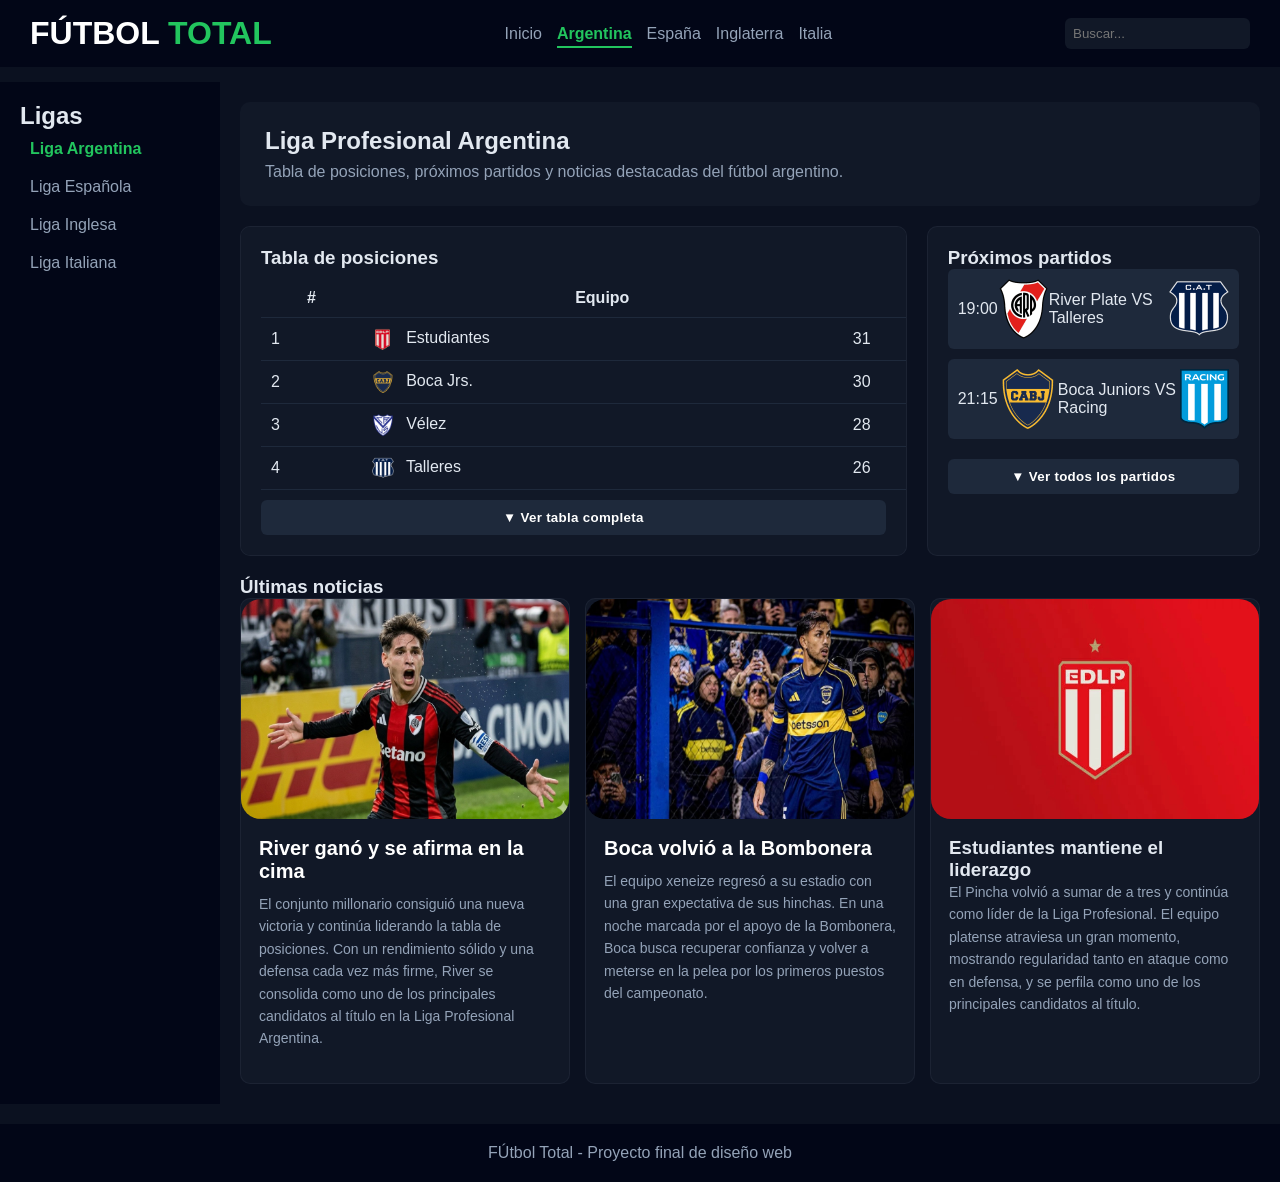
<file: pages/argentina.html>
<!DOCTYPE html>
<html lang="en">
<head>
  <meta charset="UTF-8">
  <meta name="viewport" content="width=device-width, initial-scale=1.0">
  <meta name="description" content="Información sobre la Liga Profesional Argentina: tabla de posiciones, próximos partidos y noticias destacadas.">
  <meta name="keywords" content="Liga Argentina, fútbol argentino, River Plate, Boca Juniors, Racing, Independiente">
  <title>Fútbol Total | Liga Argentina</title>
  <link rel="stylesheet" href="../css/style.css">
</head>

<body>

<header class="topbar">
  <h1>
    <span class="blanco">FÚTBOL</span> <span class="verde">TOTAL</span>
  </h1>

  <nav class="nav">
    <a href="../index.html">Inicio</a>
    <a href="argentina.html" class="active">Argentina</a>
    <a href="espana.html">España</a>
    <a href="inglaterra.html">Inglaterra</a>
    <a href="italia.html">Italia</a>
  </nav>

  <input type="text" placeholder="Buscar..." class="search" aria-label="Buscar contenido">
</header>

<div class="container">

  <aside class="sidebar">
    <h2>Ligas</h2>
    <ul>
      <li><a href="argentina.html" class="active">Liga Argentina</a></li>
      <li><a href="espana.html">Liga Española</a></li>
      <li><a href="inglaterra.html">Liga Inglesa</a></li>
      <li><a href="italia.html">Liga Italiana</a></li>
    </ul>
  </aside>

  <main class="main">
    <section class="hero-liga">
      <h2>Liga Profesional Argentina</h2>
      <p>Tabla de posiciones, próximos partidos y noticias destacadas del fútbol argentino.</p>
    </section>

    <div class="grid">
      <section class="tabla">
        <h3>Tabla de posiciones</h3>
          <table>
            <thead>
              <tr>
                <th>#</th>
                <th>Equipo</th>
                <th>PTS</th>
              </tr>
            </thead>
          
            <tbody>
              <tr><td>1</td><td><img src="../assets/img/estudiantes.png" class="team-logo" alt="Estudiantes"> Estudiantes</td><td>31</td></tr>
              <tr><td>2</td><td><img src="../assets/img/boca.png" class="team-logo" alt="Boca Juniors"> Boca Jrs.</td><td>30</td></tr>
              <tr><td>3</td><td><img src="../assets/img/velez.png" class="team-logo" alt="Vélez"> Vélez</td><td>28</td></tr>
              <tr><td>4</td><td><img src="../assets/img/talleres.png" class="team-logo" alt="Talleres"> Talleres</td><td>26</td></tr>
            </tbody>
          
            <tbody id="tabla-extra-argentina" class="hidden">
              <tr><td>5</td><td><img src="../assets/img/independiente.png" class="team-logo" alt="Independiente"> Independiente</td><td>24</td></tr>
              <tr><td>6</td><td><img src="../assets/img/lanus.png" class="team-logo" alt="Lanús"> Lanús</td><td>24</td></tr>
              <tr><td>7</td><td><img src="../assets/img/sanlorenzo.png" class="team-logo" alt="San Lorenzo"> San Lorenzo</td><td>22</td></tr>
              <tr><td>8</td><td><img src="../assets/img/union.png" class="team-logo" alt="Unión"> Unión</td><td>21</td></tr>
              <tr><td>9</td><td><img src="../assets/img/instituto.png" class="team-logo" alt="Instituto"> Instituto</td><td>21</td></tr>
              <tr><td>10</td><td><img src="../assets/img/defensa.png" class="team-logo" alt="Defensa y Justicia"> Defensa</td><td>19</td></tr>
              <tr><td>11</td><td><img src="../assets/img/gimnasia.png" class="team-logo" alt="Gimnasia"> Gimnasia (M)</td><td>19</td></tr>
              <tr><td>12</td><td><img src="../assets/img/platense.png" class="team-logo" alt="Platense"> Platense</td><td>16</td></tr>
              <tr><td>13</td><td><img src="../assets/img/centralcordoba.png" class="team-logo" alt="Central Córdoba"> Central Córdoba</td><td>16</td></tr>
              <tr><td>14</td><td><img src="../assets/img/newells.png" class="team-logo" alt="Newell's"> Newell's</td><td>15</td></tr>
              <tr><td>15</td><td><img src="../assets/img/riestra.png" class="team-logo" alt="Deportivo Riestra"> Riestra</td><td>11</td></tr>
            </tbody>
          </table>
          
          <button type="button" data-toggle="tabla-extra-argentina" data-text-open="Ver tabla completa" data-text-close="Ocultar tabla" aria-expanded="false">
            ▼ Ver tabla completa
          </button>

      </section>

      <section class="partidos">
        <h3>Próximos partidos</h3>

        <div class="match">
          <span>19:00</span>
          <img src="../assets/img/river.png"> River Plate  VS  Talleres <img src="../assets/img/talleres.png">
        </div>

        <div class="match">
          <span>21:15</span>
          <img src="../assets/img/boca.png"> Boca Juniors VS Racing <img src="../assets/img/racing.png">
        </div>
        <div>
          <div id="partidos-extra-argentina" class="hidden">
          <div class="match extra-match">
            <span>17:30</span>
            <img src="../assets/img/sanlorenzo.png"> San Lorenzo VS Estudiantes <img src="../assets/img/estudiantes.png">
          </div>
      
          <div class="match extra-match">
            <span>20:45</span>
            <img src="../assets/img/independiente.png"> Independiente VS Belgrano <img src="../assets/img/belgrano.png">
          </div>
        </div>
             
        <button type="button" data-toggle="partidos-extra-argentina" data-text-open="Ver todos los partidos" data-text-close="Ocultar partidos" aria-expanded="false">
          ▼ Ver todos los partidos
        </button>
      </section>
    </div>

    <section class="noticias">
      <h3>Últimas noticias</h3>
      <div class="cards">
        <article class="card">
          <img src="../assets/img/noticia-river.jpg" alt="Jugador de River celebrando un gol">
          <div class="card-content">
            <h4>River ganó y se afirma en la cima</h4>
            <p>
              El conjunto millonario consiguió una nueva victoria y continúa liderando la
              tabla de posiciones. Con un rendimiento sólido y una defensa cada vez más
              firme, River se consolida como uno de los principales candidatos al título
              en la Liga Profesional Argentina.
            </p>
        
          </div>
        </article>
    
        <article class="card">
          <img src="../assets/img/noticia-boca.jpg" alt="Leandro Paredes de Boca Juniors en La Bombonera">
          <div class="card-content">
            <h4>Boca volvió a la Bombonera</h4>
            <p>
              El equipo xeneize regresó a su estadio con una gran expectativa de sus hinchas.
              En una noche marcada por el apoyo de la Bombonera, Boca busca recuperar confianza
              y volver a meterse en la pelea por los primeros puestos del campeonato.
            </p>
          </div>
        </article>
    
        <article class="card">
          <img src="../assets/img/escudo-estudiantes-de-la-plata.jpg" alt="Escudo de Estudiantes">
          
          <div class="card-content">
            <h3>Estudiantes mantiene el liderazgo</h3>
            <p>
              El Pincha volvió a sumar de a tres y continúa como líder de la
              Liga Profesional. El equipo platense atraviesa un gran momento,
              mostrando regularidad tanto en ataque como en defensa, y se
              perfila como uno de los principales candidatos al título.
            </p>
          </div>
      </div>
    </section>
  </main>
</div>

<footer class="footer">
  <p>FÚtbol Total - Proyecto final de diseño web</p>
</footer>

<script src="../js/main.js"></script>
</body>
</html>
</file>
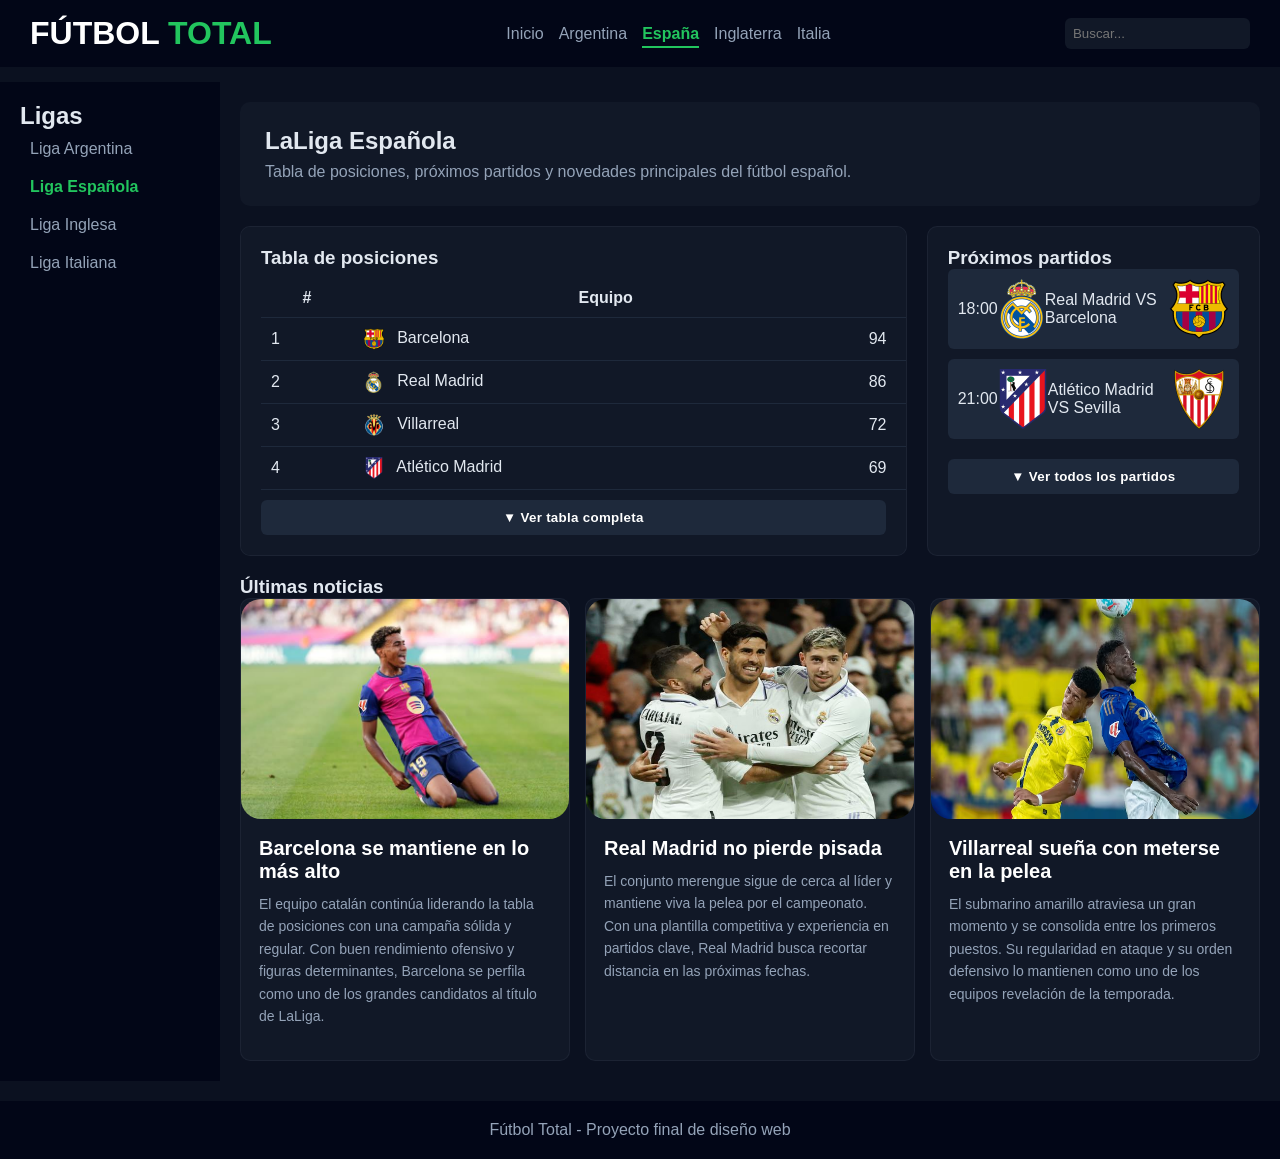
<file: pages/espana.html>
<!DOCTYPE html>
<html lang="en">
<head>
  <meta charset="UTF-8">
  <meta name="viewport" content="width=device-width, initial-scale=1.0">
  <meta name="description" content="Información sobre LaLiga de España: tabla de posiciones, próximos partidos y noticias destacadas.">
  <meta name="keywords" content="LaLiga, fútbol español, Real Madrid, Barcelona, Atlético Madrid, Sevilla">
  <title>Fútbol Total | Liga Española</title>
  <link rel="stylesheet" href="../css/style.css">
</head>

<body>

<header class="topbar">
  <h1><span class="blanco">FÚTBOL</span> <span class="verde">TOTAL</span></h1>

  <nav class="nav">
    <a href="../index.html">Inicio</a>
    <a href="argentina.html">Argentina</a>
    <a href="espana.html" class="active">España</a>
    <a href="inglaterra.html">Inglaterra</a>
    <a href="italia.html">Italia</a>
  </nav>

  <input type="text" placeholder="Buscar..." class="search" aria-label="Buscar contenido">
</header>

<div class="container">

  <aside class="sidebar">
    <h2>Ligas</h2>
    <ul>
      <li><a href="argentina.html">Liga Argentina</a></li>
      <li><a href="espana.html" class="active">Liga Española</a></li>
      <li><a href="inglaterra.html">Liga Inglesa</a></li>
      <li><a href="italia.html">Liga Italiana</a></li>
    </ul>
  </aside>

  <main class="main">

    <section class="hero-liga">
      <h2>LaLiga Española</h2>
      <p>Tabla de posiciones, próximos partidos y novedades principales del fútbol español.</p>
    </section>

    <div class="grid">

      <section class="tabla">
        <h3>Tabla de posiciones</h3>

        <table>
          <thead>
            <tr>
              <th>#</th>
              <th>Equipo</th>
              <th>PTS</th>
            </tr>
          </thead>

          <tbody>
            <tr>
              <td>1</td>
              <td><img src="../assets/img/barcelona.png" class="team-logo" alt="Barcelona"> Barcelona</td>
              <td>94</td>
            </tr>
            
            <tr>
              <td>2</td>
              <td><img src="../assets/img/real-madrid.png" class="team-logo" alt="Real Madrid"> Real Madrid</td>
              <td>86</td>
            </tr>
            
            <tr>
              <td>3</td>
              <td><img src="../assets/img/villlareal.png" class="team-logo" alt="Villarreal"> Villarreal</td>
              <td>72</td>
            </tr>
            
            <tr>
              <td>4</td>
              <td><img src="../assets/img/atletico-madrid.png" class="team-logo" alt="Atlético Madrid"> Atlético Madrid</td>
              <td>69</td>
            </tr>
          </tbody>

          <tbody id="tabla-extra-espana" class="hidden">

            <tr class="extra-row">
              <td>5</td>
              <td><img src="../assets/img/betis.png" class="team-logo" alt="Betis"> Betis</td>
              <td>60</td>
            </tr>
            
            <tr class="extra-row">
              <td>6</td>
              <td><img src="../assets/img/celta.png" class="team-logo" alt="Celta"> Celta</td>
              <td>54</td>
            </tr>
            
            <tr class="extra-row">
              <td>7</td>
              <td><img src="../assets/img/getafe.png" class="team-logo" alt="Getafe"> Getafe</td>
              <td>51</td>
            </tr>
            
            <tr class="extra-row">
              <td>8</td>
              <td><img src="../assets/img/rayo-vallecano.png" class="team-logo" alt="Rayo Vallecano"> Rayo Vallecano</td>
              <td>50</td>
            </tr>
            
            <tr class="extra-row">
              <td>9</td>
              <td><img src="../assets/img/valencia.png" class="team-logo" alt="Valencia"> Valencia</td>
              <td>49</td>
            </tr>
            
            <tr class="extra-row">
              <td>10</td>
              <td><img src="../assets/img/real-sociedad.png" class="team-logo" alt="Real Sociedad"> Real Sociedad</td>
              <td>46</td>
            </tr>
            
            <tr class="extra-row">
              <td>11</td>
              <td><img src="../assets/img/espanyol.png" class="team-logo" alt="Espanyol"> Espanyol</td>
              <td>46</td>
            </tr>
            
            <tr class="extra-row">
              <td>12</td>
              <td><img src="../assets/img/athletic-club.png" class="team-logo" alt="Athletic Club"> Athletic Club</td>
              <td>45</td>
            </tr>
            
            <tr class="extra-row">
              <td>13</td>
              <td><img src="../assets/img/sevilla.png" class="team-logo" alt="Sevilla"> Sevilla</td>
              <td>43</td>
            </tr>
            
            <tr class="extra-row">
              <td>14</td>
              <td><img src="../assets/img/alaves.png" class="team-logo" alt="Alavés"> Alavés</td>
              <td>43</td>
            </tr>
            
            <tr class="extra-row">
              <td>15</td>
              <td><img src="../assets/img/elche.png" class="team-logo" alt="Elche CF"> Elche CF</td>
              <td>43</td>
            </tr>
            
            <tr class="extra-row">
              <td>16</td>
              <td><img src="../assets/img/levante.png" class="team-logo" alt="Levante UD"> Levante UD</td>
              <td>42</td>
            </tr>
            
            <tr class="extra-row">
              <td>17</td>
              <td><img src="../assets/img/osasuna.png" class="team-logo" alt="Osasuna"> Osasuna</td>
              <td>42</td>
            </tr>
            
            <tr class="extra-row">
              <td>18</td>
              <td><img src="../assets/img/mallorca.png" class="team-logo" alt="Mallorca"> Mallorca</td>
              <td>42</td>
            </tr>
            
            <tr class="extra-row">
              <td>19</td>
              <td><img src="../assets/img/girona.png" class="team-logo" alt="Girona"> Girona</td>
              <td>41</td>
            </tr>
            
            <tr class="extra-row">
              <td>20</td>
              <td><img src="../assets/img/real-oviedo.png" class="team-logo" alt="Real Oviedo"> Real Oviedo</td>
              <td>29</td>
            </tr>
          </tbody>
        </table>

        <button type="button" data-toggle="tabla-extra-espana" data-text-open="Ver tabla completa" data-text-close="Ocultar tabla" aria-expanded="false">
          ▼ Ver tabla completa
        </button>
      </section>

      <section class="partidos">
        <h3>Próximos partidos</h3>

        <div class="match">
          <span>18:00</span>
          <img src="../assets/img/real-madrid.png" alt="Real Madrid">
          Real Madrid VS Barcelona
          <img src="../assets/img/barcelona.png" alt="Barcelona">
        </div>

        <div class="match">
          <span>21:00</span>
          <img src="../assets/img/atletico-madrid.png" alt="Atlético Madrid">
          Atlético Madrid VS Sevilla
          <img src="../assets/img/sevilla.png" alt="Sevilla">
        </div>
        
      
        <div id="partidos-extra-espana" class="hidden">
          <div class="match extra-match">
            <span>16:30</span>
            <img src="../assets/img/betis.png" alt="Betis">
            Betis VS Valencia
            <img src="../assets/img/valencia.png"  alt="Valencia">
          </div>

          <div class="match extra-match">
            <span>19:45</span>
            <img src="../assets/img/real-sociedad.png" alt="Real Sociedad">
            Real Sociedad VS Villarreal
            <img src="../assets/img/villlareal.png" alt="Villarreal">
          </div>
        </div>

        <button type="button" data-toggle="partidos-extra-espana" data-text-open="Ver todos los partidos" data-text-close="Ocultar partidos" aria-expanded="false">
          ▼ Ver todos los partidos
        </button>
      </section>
    </div>

    <section class="noticias">
      <h3>Últimas noticias</h3>
      <div class="cards">
        <article class="card">
          <img src="../assets/img/noticia-barcelona.jpg" alt="Jugador de Barcelona celebrando un gol">
          <div class="card-content">
            <h4>Barcelona se mantiene en lo más alto</h4>
            <p>
              El equipo catalán continúa liderando la tabla de posiciones con una campaña
              sólida y regular. Con buen rendimiento ofensivo y figuras determinantes,
              Barcelona se perfila como uno de los grandes candidatos al título de LaLiga.
            </p>
          </div>
        </article>
      
        <article class="card">
          <img src="../assets/img/noticia-real-madrid.jpg" alt="Jugadores de Real Madrid durante un partido">
          <div class="card-content">
            <h4>Real Madrid no pierde pisada</h4>
            <p>
              El conjunto merengue sigue de cerca al líder y mantiene viva la pelea por
              el campeonato. Con una plantilla competitiva y experiencia en partidos clave,
              Real Madrid busca recortar distancia en las próximas fechas.
            </p>
          </div>
        </article>
      
        <article class="card">
          <img src="../assets/img/noticia-villareal.jpg" alt="Jugador de Villarreal disputando la pelota">
          <div class="card-content">
            <h4>Villarreal sueña con meterse en la pelea</h4>
            <p>
              El submarino amarillo atraviesa un gran momento y se consolida entre los
              primeros puestos. Su regularidad en ataque y su orden defensivo lo mantienen
              como uno de los equipos revelación de la temporada.
            </p>
          </div>
        </article>
      </div>
    </section>
  </main>
</div>

<footer class="footer">
  <p>Fútbol Total - Proyecto final de diseño web</p>
</footer>

<script src="../js/main.js"></script>
</body>
</html>
</file>
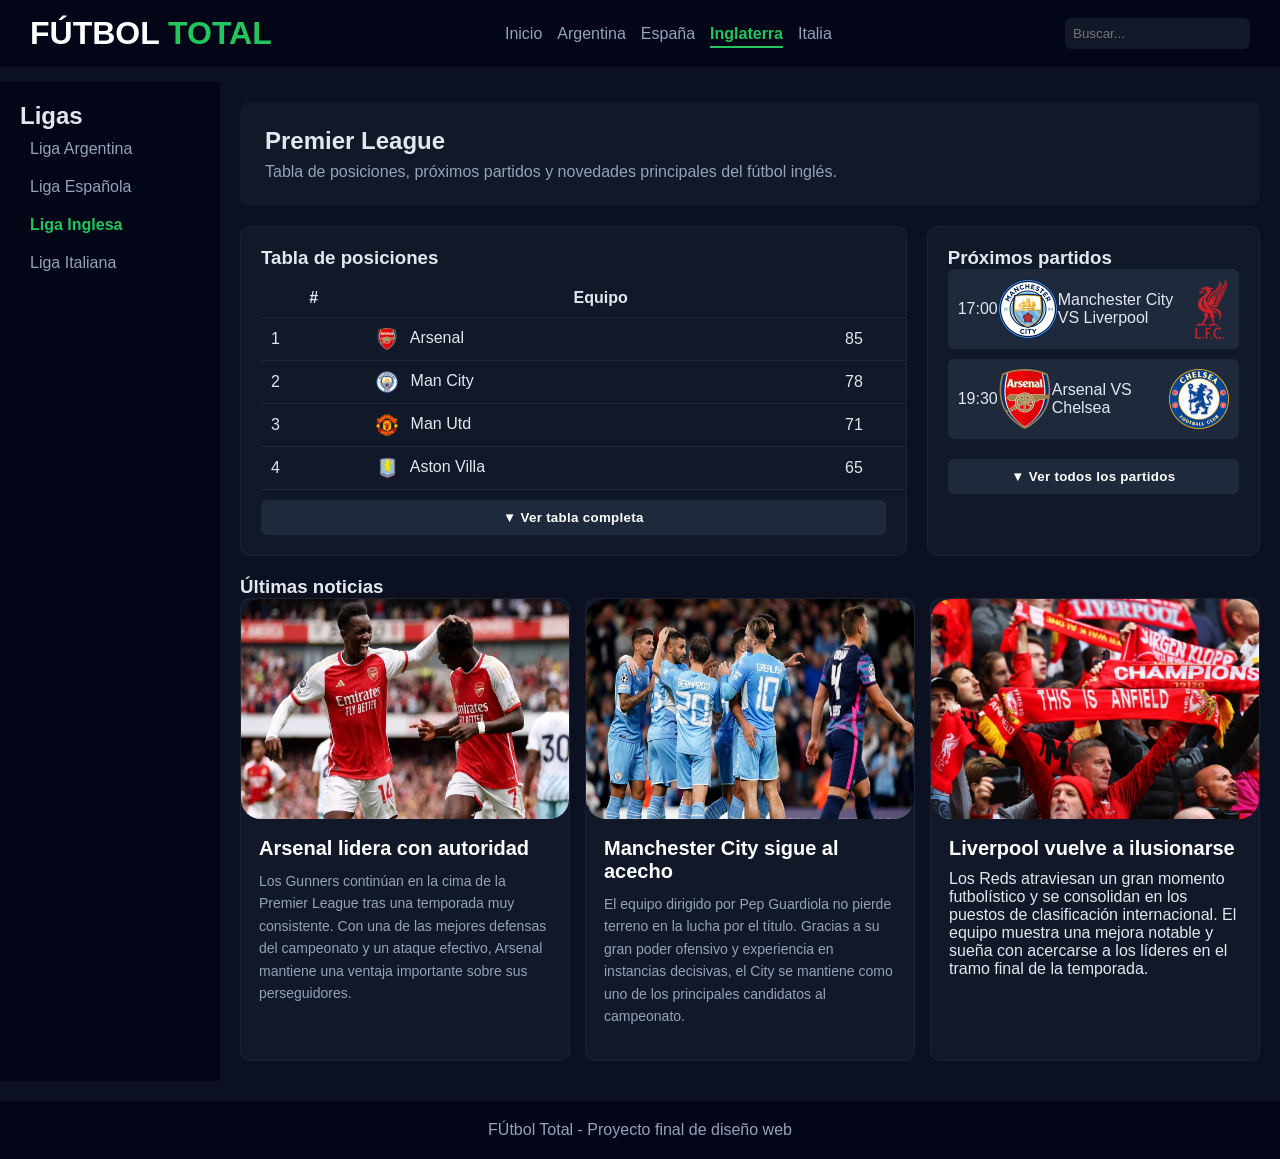
<file: pages/inglaterra.html>
<!DOCTYPE html>
<html lang="en">
<head>
  <meta charset="UTF-8">
  <meta name="viewport" content="width=device-width, initial-scale=1.0">
  <meta name="description" content="Información sobre la Premier League: tabla de posiciones, próximos partidos y noticias destacadas.">
  <meta name="keywords" content="Premier League, fútbol inglés, Manchester City, Liverpool, Arsenal, Chelsea">
  <title>FÚtbol Total | Liga Inglesa</title>
  <link rel="stylesheet" href="../css/style.css">
</head>

<body>

<header class="topbar">
  <h1>
    <span class="blanco">FÚTBOL</span> <span class="verde">TOTAL</span>
  </h1>

  <nav class="nav">
    <a href="../index.html">Inicio</a>
    <a href="argentina.html">Argentina</a>
    <a href="espana.html">España</a>
    <a href="inglaterra.html" class="active">Inglaterra</a>
    <a href="italia.html">Italia</a>
  </nav>

  <input type="text" placeholder="Buscar..." class="search" aria-label="Buscar contenido">
</header>

<div class="container">

  <aside class="sidebar">
    <h2>Ligas</h2>

    <ul>
      <li><a href="argentina.html">Liga Argentina</a></li>
      <li><a href="espana.html">Liga Española</a></li>
      <li><a href="inglaterra.html" class="active">Liga Inglesa</a></li>
      <li><a href="italia.html">Liga Italiana</a></li>
    </ul>
  </aside>

  <main class="main">

    <section class="hero-liga">
      <h2>Premier League</h2>
      <p>Tabla de posiciones, próximos partidos y novedades principales del fútbol inglés.</p>
    </section>

    <div class="grid">
      <section class="tabla">
        <h3>Tabla de posiciones</h3>

        <table>
          <thead>
            <tr>
              <th>#</th>
              <th>Equipo</th>
              <th>PTS</th>
            </tr>
          </thead>

          <tbody>
            <tr><td>1</td><td><img src="../assets/img/arsenal.png" class="team-logo" alt="Arsenal"> Arsenal</td><td>85</td></tr>
            <tr><td>2</td><td><img src="../assets/img/man-city.png" class="team-logo" alt="Manchester City"> Man City</td><td>78</td></tr>
            <tr><td>3</td><td><img src="../assets/img/man-united.png" class="team-logo" alt="Manchester United"> Man Utd</td><td>71</td></tr>
            <tr><td>4</td><td><img src="../assets/img/aston-villa.png" class="team-logo" alt="Aston Villa"> Aston Villa</td><td>65</td></tr>
          </tbody>

          <tbody id="tabla-extra-inglaterra" class="hidden">

            <tr class="extra-row">
              <td>5</td>
              <td><img src="../assets/img/liverpool.png" class="team-logo" alt="Liverpool"> Liverpool</td>
              <td>60</td>
            </tr>
            
            <tr class="extra-row">
              <td>6</td>
              <td><img src="../assets/img/bournemouth.png" class="team-logo" alt="Bournemouth"> Bournemouth</td>
              <td>57</td>
            </tr>
            
            <tr class="extra-row">
              <td>7</td>
              <td><img src="../assets/img/sunderland.png" class="team-logo" alt="Sunderland"> Sunderland</td>
              <td>54</td>
            </tr>
            
            <tr class="extra-row">
              <td>8</td>
              <td><img src="../assets/img/brighton.png" class="team-logo" alt="Brighton"> Brighton</td>
              <td>53</td>
            </tr>
            
            <tr class="extra-row">
              <td>9</td>
              <td><img src="../assets/img/brentford.png" class="team-logo" alt="Brentford"> Brentford</td>
              <td>53</td>
            </tr>
            
            <tr class="extra-row">
              <td>10</td>
              <td><img src="../assets/img/chelsea.png" class="team-logo" alt="Chelsea"> Chelsea</td>
              <td>52</td>
            </tr>
            
            <tr class="extra-row">
              <td>11</td>
              <td><img src="../assets/img/fulham.png" class="team-logo" alt="Fulham"> Fulham</td>
              <td>52</td>
            </tr>
            
            <tr class="extra-row">
              <td>12</td>
              <td><img src="../assets/img/newcastle.png" class="team-logo" alt="Newcastle United"> Newcastle Utd</td>
              <td>49</td>
            </tr>
            
            <tr class="extra-row">
              <td>13</td>
              <td><img src="../assets/img/everton.png" class="team-logo" alt="Everton"> Everton</td>
              <td>49</td>
            </tr>
            
            <tr class="extra-row">
              <td>14</td>
              <td><img src="../assets/img/leeds.png" class="team-logo" alt="Leeds United"> Leeds</td>
              <td>47</td>
            </tr>
            
            <tr class="extra-row">
              <td>15</td>
              <td><img src="../assets/img/crystal-palace.png" class="team-logo" alt="Crystal Palace"> Palace</td>
              <td>45</td>
            </tr>
            
            <tr class="extra-row">
              <td>16</td>
              <td><img src="../assets/img/nottingham-forest.png" class="team-logo" alt="Nottingham Forest"> Forest</td>
              <td>44</td>
            </tr>
            
            <tr class="extra-row">
              <td>17</td>
              <td><img src="../assets/img/tottenham.png" class="team-logo" alt="Tottenham"> Tottenham</td>
              <td>41</td>
            </tr>
            
            <tr class="extra-row">
              <td>18</td>
              <td><img src="../assets/img/west-ham.png" class="team-logo" alt="West Ham"> West Ham</td>
              <td>39</td>
            </tr>
            
            <tr class="extra-row">
              <td>19</td>
              <td><img src="../assets/img/burnley.png" class="team-logo" alt="Burnley"> Burnley</td>
              <td>22</td>
            </tr>
            
            <tr class="extra-row">
              <td>20</td>
              <td><img src="../assets/img/wolves.png" class="team-logo" alt="Wolverhampton"> Wolves</td>
              <td>20</td>
            </tr>
            
            </tbody>
        </table>

        <button type="button"
          data-toggle="tabla-extra-inglaterra"
          data-text-open="Ver tabla completa"
          data-text-close="Ocultar tabla"
          aria-expanded="false">
          ▼ Ver tabla completa
        </button>
      </section>

      <section class="partidos">
        <h3>Próximos partidos</h3>

        <div class="match">
          <span>17:00</span>
          <img src="../assets/img/man-city.png" class="team-logo-match" alt="Manchester City">
          <span>Manchester City VS Liverpool</span>
          <img src="../assets/img/liverpool.png" class="team-logo-match" alt="Liverpool">
        </div>
        
        <div class="match">
          <span>19:30</span>
          <img src="../assets/img/arsenal.png" class="team-logo-match" alt="Arsenal">
          <span>Arsenal VS Chelsea</span>
          <img src="../assets/img/chelsea.png" class="team-logo-match" alt="Chelsea">
        </div>
        
        <div id="partidos-extra-inglaterra" class="hidden">
        
          <div class="match">
            <span>16:00</span>
            <img src="../assets/img/tottenham.png" class="team-logo-match" alt="Tottenham">
            <span>Tottenham VS Newcastle Utd</span>
            <img src="../assets/img/newcastle.png" class="team-logo-match" alt="Newcastle United">
          </div>
        
          <div class="match">
            <span>20:15</span>
            <img src="../assets/img/man-united.png" class="team-logo-match" alt="Manchester United">
            <span>Manchester United VS Aston Villa</span>
            <img src="../assets/img/aston-villa.png" class="team-logo-match" alt="Aston Villa">
          </div>
        </div>

        <button type="button"
          data-toggle="partidos-extra-inglaterra"
          data-text-open="Ver todos los partidos"
          data-text-close="Ocultar partidos"
          aria-expanded="false">
          ▼ Ver todos los partidos
        </button>
      </section>
    </div>

    <section class="noticias">
      <h3>Últimas noticias</h3>
      <div class="cards">
        <article class="card">
          <img src="../assets/img/noticia-arsenal.jpg" alt="Jugadores de Arsenal celebrando un gol">
          <div class="card-content">
            <h4>Arsenal lidera con autoridad</h4>
            <p>
              Los Gunners continúan en la cima de la Premier League tras una temporada
              muy consistente. Con una de las mejores defensas del campeonato y un ataque
              efectivo, Arsenal mantiene una ventaja importante sobre sus perseguidores.
            </p>
          </div>
        </article>
      
        <article class="card">
          <img src="../assets/img/noticia-man-city.jpg" alt="Manchester City durante un partido">
          <div class="card-content">
            <h4>Manchester City sigue al acecho</h4>
            <p>
              El equipo dirigido por Pep Guardiola no pierde terreno en la lucha por el
              título. Gracias a su gran poder ofensivo y experiencia en instancias decisivas,
              el City se mantiene como uno de los principales candidatos al campeonato.
            </p>
          </div>
        </article>
      
        <article class="card">
          <img src="../assets/img/noticia-liverpool.jpg" alt="Hinchas de Liverpool alentando al equipo">
          <div class="card-content">
            <h4>Liverpool vuelve a ilusionarse</h4>
              Los Reds atraviesan un gran momento futbolístico y se consolidan en los puestos
              de clasificación internacional. El equipo muestra una mejora notable y sueña
              con acercarse a los líderes en el tramo final de la temporada.
            </p>
          </div>
        </article>
      </div>
    </section>
  </main>
</div>

<footer class="footer">
  <p>FÚtbol Total - Proyecto final de diseño web</p>
</footer>

<script src="../js/main.js"></script>
</body>
</html>
</file>
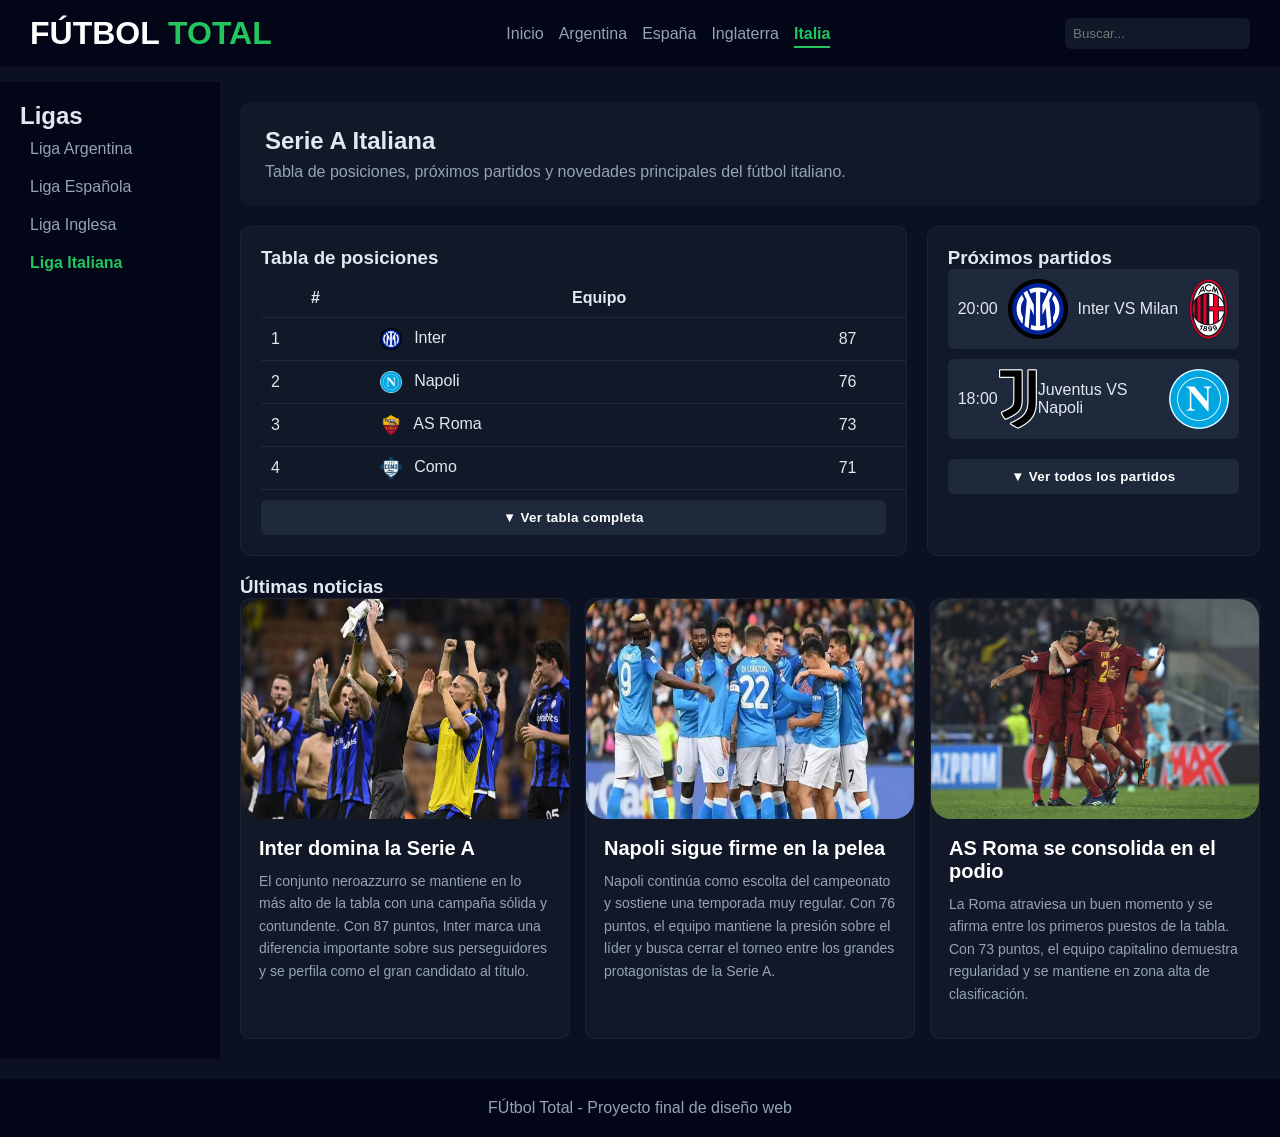
<file: pages/italia.html>
<!DOCTYPE html>
<html lang="en">
<head>
  <meta charset="UTF-8">
  <meta name="viewport" content="width=device-width, initial-scale=1.0">
  <meta name="description" content="Información sobre la Serie A de Italia: tabla de posiciones, próximos partidos y noticias destacadas.">
  <meta name="keywords" content="Serie A, fútbol italiano, Inter, Juventus, Milan, Napoli">
  <title>FÚtbol Total | Liga Italiana</title>
  <link rel="stylesheet" href="../css/style.css">
</head>

<body>

<header class="topbar">
  <h1><span class="blanco">FÚTBOL</span> <span class="verde">TOTAL</span></h1>

  <nav class="nav">
    <a href="../index.html">Inicio</a>
    <a href="argentina.html">Argentina</a>
    <a href="espana.html">España</a>
    <a href="inglaterra.html">Inglaterra</a>
    <a href="italia.html" class="active">Italia</a>
  </nav>

  <input type="text" placeholder="Buscar..." class="search" aria-label="Buscar contenido">
</header>

<div class="container">

  <aside class="sidebar">
    <h2>Ligas</h2>

    <ul>
      <li><a href="argentina.html">Liga Argentina</a></li>
      <li><a href="espana.html">Liga Española</a></li>
      <li><a href="inglaterra.html">Liga Inglesa</a></li>
      <li><a href="italia.html" class="active">Liga Italiana</a></li>
    </ul>
  </aside>

  <main class="main">

    <section class="hero-liga">
      <h2>Serie A Italiana</h2>
      <p>Tabla de posiciones, próximos partidos y novedades principales del fútbol italiano.</p>
    </section>

    <div class="grid">
      <section class="tabla">
        <h3>Tabla de posiciones</h3>

        <table>
          <thead>
            <tr>
              <th>#</th>
              <th>Equipo</th>
              <th>PTS</th>
            </tr>
          </thead>

          <tbody>
            <tr><td>1</td><td><img src="../assets/img/inter.png" class="team-logo" alt="Inter"> Inter</td><td>87</td></tr>
            <tr><td>2</td><td><img src="../assets/img/napoli.png" class="team-logo" alt="Napoli"> Napoli</td><td>76</td></tr>
            <tr><td>3</td><td><img src="../assets/img/roma.png" class="team-logo" alt="AS Roma"> AS Roma</td><td>73</td></tr>
            <tr><td>4</td><td><img src="../assets/img/como.png" class="team-logo" alt="Como"> Como</td><td>71</td></tr>
          </tbody>

          <tbody id="tabla-extra-italia" class="hidden">

            <tr class="extra-row">
              <td>5</td>
              <td><img src="../assets/img/milan.png" class="team-logo" alt="AC Milan"> AC Milan</td>
              <td>70</td>
            </tr>
            
            <tr class="extra-row">
              <td>6</td>
              <td><img src="../assets/img/juventus.png" class="team-logo" alt="Juventus"> Juventus</td>
              <td>69</td>
            </tr>
            
            <tr class="extra-row">
              <td>7</td>
              <td><img src="../assets/img/atalanta.png" class="team-logo" alt="Atalanta"> Atalanta</td>
              <td>59</td>
            </tr>
            
            <tr class="extra-row">
              <td>8</td>
              <td><img src="../assets/img/bologna.png" class="team-logo" alt="Bologna"> Bologna</td>
              <td>56</td>
            </tr>
            
            <tr class="extra-row">
              <td>9</td>
              <td><img src="../assets/img/lazio.png" class="team-logo" alt="Lazio"> Lazio</td>
              <td>54</td>
            </tr>
            
            <tr class="extra-row">
              <td>10</td>
              <td><img src="../assets/img/udinese.png" class="team-logo" alt="Udinese"> Udinese</td>
              <td>50</td>
            </tr>
            
            <tr class="extra-row">
              <td>11</td>
              <td><img src="../assets/img/sassuolo.png" class="team-logo" alt="Sassuolo"> Sassuolo</td>
              <td>49</td>
            </tr>
            
            <tr class="extra-row">
              <td>12</td>
              <td><img src="../assets/img/torino.png" class="team-logo" alt="Torino"> Torino</td>
              <td>45</td>
            </tr>
            
            <tr class="extra-row">
              <td>13</td>
              <td><img src="../assets/img/parma.png" class="team-logo" alt="Parma"> Parma</td>
              <td>45</td>
            </tr>
            
            <tr class="extra-row">
              <td>14</td>
              <td><img src="../assets/img/cagliari.png" class="team-logo" alt="Cagliari"> Cagliari</td>
              <td>43</td>
            </tr>
            
            <tr class="extra-row">
              <td>15</td>
              <td><img src="../assets/img/fiorentina.png" class="team-logo" alt="Fiorentina"> Fiorentina</td>
              <td>42</td>
            </tr>
            
            <tr class="extra-row">
              <td>16</td>
              <td><img src="../assets/img/genoa.png" class="team-logo" alt="Genoa"> Genoa</td>
              <td>41</td>
            </tr>
            
            <tr class="extra-row">
              <td>17</td>
              <td><img src="../assets/img/lecce.png" class="team-logo" alt="Lecce"> Lecce</td>
              <td>38</td>
            </tr>
            
            <tr class="extra-row">
              <td>18</td>
              <td><img src="../assets/img/cremonese.png" class="team-logo" alt="Cremonese"> Cremonese</td>
              <td>34</td>
            </tr>
            
            <tr class="extra-row">
              <td>19</td>
              <td><img src="../assets/img/verona.png" class="team-logo" alt="Hellas Verona"> Hellas Verona</td>
              <td>21</td>
            </tr>
            
            <tr class="extra-row">
              <td>20</td>
              <td><img src="../assets/img/pisa.png" class="team-logo" alt="Pisa"> Pisa</td>
              <td>18</td>
            </tr>
          </tbody>
        </table>

        <button type="button"
          data-toggle="tabla-extra-italia"
          data-text-open="Ver tabla completa"
          data-text-close="Ocultar tabla"
          aria-expanded="false">
          ▼ Ver tabla completa
        </button>
      </section>

      <section class="partidos">
        <h3>Próximos partidos</h3>

        <div class="match">
          <span>20:00</span>
          <img src="../assets/img/inter.png" class="team-logo-match" alt="Inter">
          <span>Inter VS Milan</span>
          <img src="../assets/img/milan.png" class="team-logo-match" alt="AC Milan">
        </div>
        
        <div class="match">
          <span>18:00</span>
          <img src="../assets/img/juventus.png" class="team-logo-match" alt="Juventus">
          <span>Juventus VS Napoli</span>
          <img src="../assets/img/napoli.png" class="team-logo-match" alt="Napoli">
        </div>
        
        <div id="partidos-extra-italia" class="hidden">
          <div class="match">
            <span>17:00</span>
            <img src="../assets/img/roma.png" class="team-logo-match" alt="Roma">
            <span>Roma VS Lazio</span>
            <img src="../assets/img/lazio.png" class="team-logo-match" alt="Lazio">
          </div>
        
          <div class="match">
            <span>21:00</span>
            <img src="../assets/img/fiorentina.png" class="team-logo-match" alt="Fiorentina">
            <span>Fiorentina VS Atalanta</span>
            <img src="../assets/img/atalanta.png" class="team-logo-match" alt="Atalanta">
          </div>
        </div>

        <button type="button"
          data-toggle="partidos-extra-italia"
          data-text-open="Ver todos los partidos"
          data-text-close="Ocultar partidos"
          aria-expanded="false">
          ▼ Ver todos los partidos
        </button>
      </section>
    </div>

    <section class="noticias">
      <h3>Últimas noticias</h3>

      <div class="cards">
        <article class="card">
          <img src="../assets/img/noticia-inter.jpg" alt="Jugadores del Inter celebrando un triunfo">
          <div class="card-content">
            <h4>Inter domina la Serie A</h4>
            <p>
              El conjunto neroazzurro se mantiene en lo más alto de la tabla con una campaña
              sólida y contundente. Con 87 puntos, Inter marca una diferencia importante sobre
              sus perseguidores y se perfila como el gran candidato al título.
            </p>
          </div>
        </article>
      
        <article class="card">
          <img src="../assets/img/noticia-napoli.jpg" alt="Jugadores del Napoli durante un partido">
          <div class="card-content">
            <h4>Napoli sigue firme en la pelea</h4>
            <p>
              Napoli continúa como escolta del campeonato y sostiene una temporada muy regular.
              Con 76 puntos, el equipo mantiene la presión sobre el líder y busca cerrar el torneo
              entre los grandes protagonistas de la Serie A.
            </p>
          </div>
        </article>
      
        <article class="card">
          <img src="../assets/img/noticia-roma.jpg" alt="Jugadores de AS Roma festejando">
          <div class="card-content">
            <h4>AS Roma se consolida en el podio</h4>
            <p>
              La Roma atraviesa un buen momento y se afirma entre los primeros puestos de la tabla.
              Con 73 puntos, el equipo capitalino demuestra regularidad y se mantiene en zona alta
              de clasificación.
            </p>
          </div>
        </article>
      </div>
    </section>
  </main>
</div>

<footer class="footer">
  <p>FÚtbol Total - Proyecto final de diseño web</p>
</footer>

<script src="../js/main.js"></script>
</body>
</html>
</file>
<file: css/style.css>
* {
  margin: 0;
  padding: 0;
  box-sizing: border-box;
}

html,
body {

  width: 100%;
}

body {
  background-color: #0b1120;
  font-family: Arial, sans-serif;
  color: #e2e8f0;
  min-height: 100vh;
  display: flex;
  flex-direction: column;
}

/* LAYOUT */
.container {
  display: flex;
  flex: 1;
  min-height: calc(100vh - 150px);
}

.main {
  flex: 1;
  padding: 20px;
  display: flex;
  flex-direction: column;
  min-height: 720px;
}

.grid {
  display: grid;
  grid-template-columns: 2fr 1fr;
  gap: 20px;
  align-items: stretch;
}

.section-title,
.hero-liga {
  background: #111827;
  padding: 25px;
  border-radius: 10px;
  margin-bottom: 20px;
}

.section-title p,
.hero-liga p {
  color: #94a3b8;
  margin-top: 8px;
}

/* HEADER */
.header,
.topbar {
  display: flex;
  align-items: center;
  justify-content: space-between;
  background-color: #020617;
  padding: 15px 30px;
  margin-bottom: 15px;
}

.header h1,
.topbar h1 {
  color: #ffffff;
}

.header .nav,
.topbar .nav {
  display: flex;
  gap: 15px;
  flex-wrap: wrap;
}

.header .nav a,
.topbar .nav a {
  position: relative;
  color: #94a3b8;
  text-decoration: none;
  transition: 0.3s ease;
}

.header .nav a:hover,
.topbar .nav a:hover,
.header .nav a.active,
.topbar .nav a.active {
  color: #22c55e;
  font-weight: 700;
}

.header .nav a::after,
.topbar .nav a::after {
  content: "";
  position: absolute;
  left: 0;
  bottom: -5px;
  width: 0;
  height: 2px;
  background: #22c55e;
  transition: 0.3s ease;
}

.header .nav a:hover::after,
.header .nav a.active::after,
.topbar .nav a:hover::after,
.topbar .nav a.active::after {
  width: 100%;
}

.verde {
  color: #22c55e;
}

.blanco {
  color: #ffffff;
}

.search {
  background: #111827;
  border: none;
  padding: 8px;
  color: #ffffff;
  border-radius: 6px;
}

.search:focus {
  outline: 2px solid #22c55e;
}

/* SIDEBAR */
.aside,
.sidebar {
  width: 220px;
  background: #020617;
  padding: 20px;
}

.aside ul,
.sidebar ul {
  list-style: none;
}

.aside li,
.sidebar li {
  padding: 10px;
  color: #94a3b8;
  cursor: pointer;
}

.aside li:hover,
.aside li.active{
  background: #1e293b;
  color: #22c55e;
  border-radius: 6px;
}

.aside a,
.sidebar a {
  color: inherit;
  text-decoration: none;
  display: block;
}

.aside a:hover,
.aside a.active,
.sidebar a:hover,
.sidebar a.active {
  color: #22c55e;
  font-weight: 700;
}

/* CARDS DE PARTIDOS */
.card-partido {
  background: #111827;
  padding: 20px;
  border-radius: 10px;
  transition: 0.3s ease;
  min-height: 110px;
  margin-bottom: 12px;
  display: grid;
  grid-template-columns: 80px 1fr 180px;
  align-items: center;
  gap: 10px;
  border: 1px solid rgba(148, 163, 184, 0.08);
}

.card-partido:hover {
  transform: translateY(-5px);
  box-shadow: 0 10px 24px rgba(0, 0, 0, 0.25);
}

.partido {
  display: flex;
  align-items: center;
  justify-content: space-between;
  gap: 20px;
}

.card-partido .equipo {
  min-width: 180px;
  display: flex;
  flex-direction: column;
  justify-content: center;
  align-items: center;
  gap: 8px;
  text-align: center;
  font-weight: 600;
}

.card-partido .equipo img {
  width: 70px;
  height: 70px;
  object-fit: contain;
  display: block;
}

.card-partido .equipo span {
  font-size: 14px;
  white-space: nowrap;
}

.hora,
.versus {
  color: #9ca3af;
  font-weight: bold;
}

.liga {
  color: #94a3b8;
  font-size: 13px;
  text-align: right;
}

/* TABLAS Y LISTA DE PARTIDOS */
.tabla,
.partidos {
  background: #111827;
  padding: 20px;
  border-radius: 10px;
  min-height: 315px;
  border: 1px solid rgba(148, 163, 184, 0.08);
}

.tabla:hover,
.partidos:hover {
  box-shadow: 0 10px 24px rgba(0, 0, 0, 0.25);
}

table {
  width: 100%;
  border-collapse: collapse;
  margin-top: 10px;
}

table th,
table td {
  padding: 10px;
  border-bottom: 1px solid #1e293b;
}

table tr:hover {
  background: #1e293b;
}

.team-logo {
  width: 22px;
  height: 20px;
  object-fit: contain;
  vertical-align: middle;
  margin-right: 8px;
}

.match {
  display: flex;
  align-items: center;
  justify-content: space-between;
  min-height: 42px;
  margin-bottom: 10px;
  padding: 10px;
  background: #1e293b;
  border-radius: 6px;
  transition: 0.3s ease;
}

.match:hover {
  background: #334155;
}

/* BOTONES */
button {
  margin-top: 10px;
  width: 100%;
  padding: 10px;
  background: #1e293b;
  border: none;
  border-radius: 6px;
  color: #ffffff;
  cursor: pointer;
  transition: 0.3s ease;
  font-weight: 700;
  letter-spacing: 0.3px;
}

button:hover {
  background: #22c55e;
}

/* NOTICIAS */
.noticias {
  margin-top: 20px;
}

.cards {
  display: flex;
  gap: 15px;
  align-items: stretch;
}

.card {
  background: #111827;
  border-radius: 10px;
  border: 1px solid rgba(148, 163, 184, 0.08);
  width: 100%;
  min-height: 315px;
  overflow: hidden;
  padding: 0;
  display: flex;
  flex-direction: column;
  transition: 0.3s ease;
}

.card:hover {
  transform: translateY(-5px);
  box-shadow: 0 10px 24px rgba(0, 0, 0, 0.25);
}

.card img {
  width: 100%;
  height: 220px;
  object-fit: fill;
  object-position: center;
  display: block;
  border-radius: 20px;
  
}

.card:hover img {
  transform: scale(1.03);
}

.card-content {
  padding: 18px;
}

.card-content h4 {
  margin-bottom: 10px;
  font-size: 20px;
  color: #ffffff;
}

.card-content p,
.card p {
  color: #94a3b8;
  line-height: 1.6;
  font-size: 14px;
  margin-bottom: 15px;
}

.card > p {
  padding: 18px;
}

.news-link {
  color: #22c55e;
  text-decoration: none;
  font-weight: 600;
}

.news-link:hover {
  text-decoration: underline;
}

/* UTILIDADES */
.hidden {
  display: none !important;
}

.extra-row,
.extra-match {
  animation: fadeIn 0.35s ease;
}

@keyframes fadeIn {
  from {
    opacity: 0;
    transform: translateY(8px);
  }

  to {
    opacity: 1;
    transform: translateY(0);
  }
}

/* FOOTER */
.footer,
footer {
  background: #020617;
  color: #94a3b8;
  text-align: center;
  padding: 20px;
  margin-top: 20px;
}

/* RESPONSIVE */
@media (max-width: 768px) {
  .header,
  .topbar {
    flex-direction: column;
    gap: 15px;
    text-align: center;
  }

  .container {
    flex-direction: column;
  }

  .aside,
  .sidebar {
    width: 100%;
  }

  .grid {
    grid-template-columns: 1fr;
  }

  .cards {
    flex-direction: column;
  }

  .card-partido {
    display: flex;
    flex-direction: column;
    text-align: center;
  }

  .partido {
    flex-direction: column;
  }

  .liga {
    text-align: center;
  }

  .card-partido .equipo {
    min-width: auto;
  }
}

 
.tabla {
  overflow-x: auto;
}

.tabla table {
  min-width: 760px;
}

.team-logo {
  width: 22px;
  height: 22px;
  object-fit: contain;
}

 
.cards {
  align-items: stretch;
}

.card {
  min-width: 0;
}
</file>
